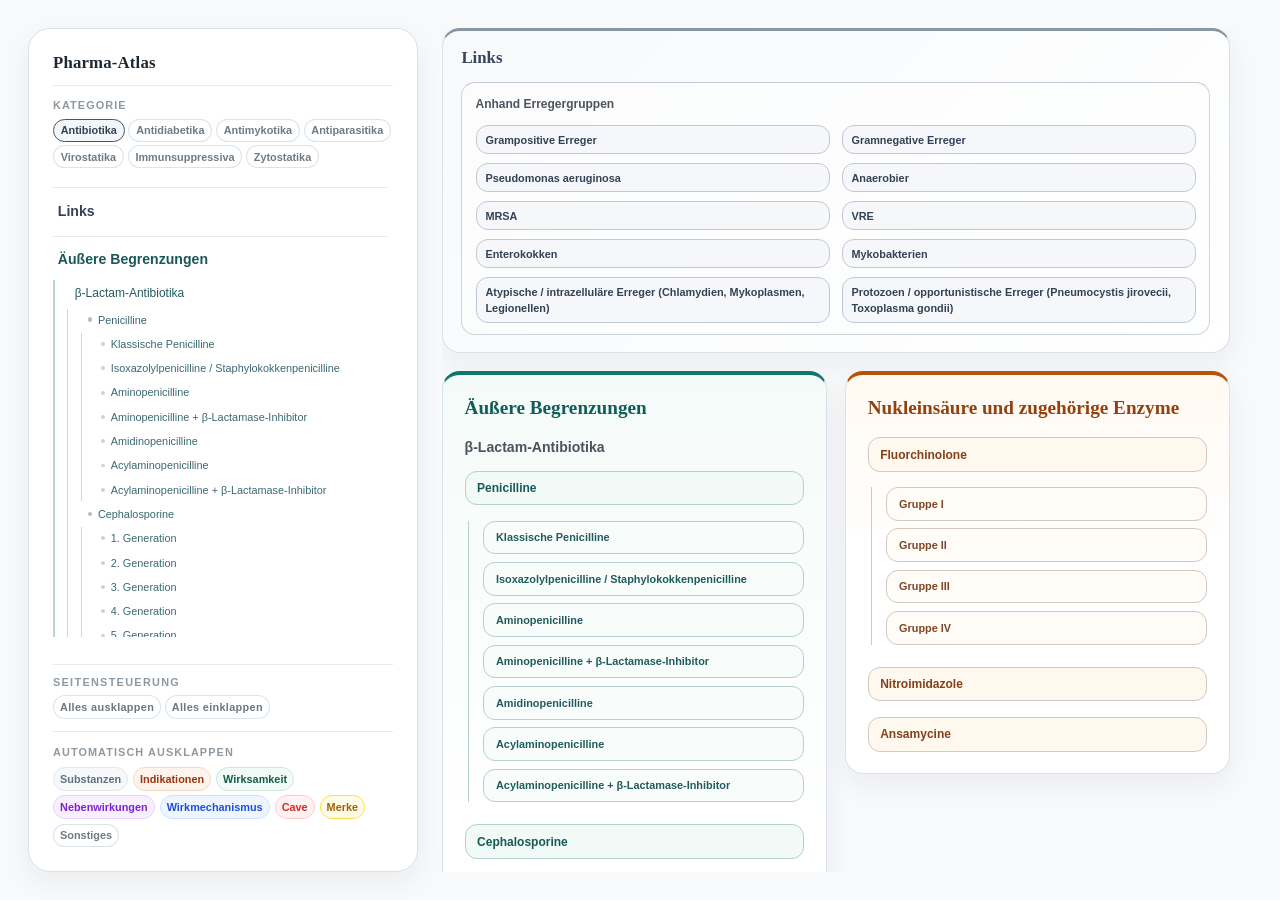
<file: docs/index.html>
<!doctype html>
<html lang="de">
    <head>
        <meta charset="UTF-8" />
        <meta name="viewport" content="width=device-width, initial-scale=1.0" />
        <title>Pharma-Atlas</title>
        <meta
            name="description"
            content="Lernübersicht zu Arzneimittelkategorien im Pharma-Atlas mit klar getrennten Datenquellen pro Kategorie."
        />
        <link rel="stylesheet" href="src/styles.css" />
    </head>
    <body>
        <div class="page-shell">
            <aside class="side-panel">
                <div class="side-panel__brand">
                    <h1>Pharma-Atlas</h1>
                    <p class="side-panel__intro"></p>
                </div>

                <div id="library-switcher"></div>

                <nav
                    class="page-nav"
                    id="page-nav"
                    aria-label="Seitennavigation"
                ></nav>

                <div id="page-nav-controls"></div>
            </aside>

            <main class="content" id="top">
                <section class="group-library" id="group-library"></section>
            </main>
        </div>

        <script src="src/data/shared.js"></script>
        
        <!-- Antibiotika -->
        <script src="src/data/categories/antibiotika/semanticTags.js"></script>
        <script src="src/data/categories/antibiotika/learning.js"></script>
        <!-- Antibiotika: Aeussere Begrenzungen entries -->
        <script src="src/data/categories/antibiotika/groups/aeussere-begrenzungen/entries/penicilline.js"></script>
        <script src="src/data/categories/antibiotika/groups/aeussere-begrenzungen/entries/cephalosporine.js"></script>
        <script src="src/data/categories/antibiotika/groups/aeussere-begrenzungen/entries/carbapeneme.js"></script>
        <script src="src/data/categories/antibiotika/groups/aeussere-begrenzungen/entries/glykopeptide.js"></script>
        <script src="src/data/categories/antibiotika/groups/aeussere-begrenzungen/entries/lipopeptide.js"></script>
        <script src="src/data/categories/antibiotika/groups/aeussere-begrenzungen/entries/epoxide.js"></script>
        <script src="src/data/categories/antibiotika/groups/aeussere-begrenzungen/_main.js"></script>
        <!-- Antibiotika: Nukleinsaeure entries -->
        <script src="src/data/categories/antibiotika/groups/nukleinsaeure-und-enzym/entries/fluorchinolone.js"></script>
        <script src="src/data/categories/antibiotika/groups/nukleinsaeure-und-enzym/entries/nitroimidazole.js"></script>
        <script src="src/data/categories/antibiotika/groups/nukleinsaeure-und-enzym/entries/ansamycine.js"></script>
        <script src="src/data/categories/antibiotika/groups/nukleinsaeure-und-enzym/_main.js"></script>
        <!-- Antibiotika: Bakterielle Ribosomen entries -->
        <script src="src/data/categories/antibiotika/groups/bakterielle-ribosomen/entries/makrolide.js"></script>
        <script src="src/data/categories/antibiotika/groups/bakterielle-ribosomen/entries/tetracycline.js"></script>
        <script src="src/data/categories/antibiotika/groups/bakterielle-ribosomen/entries/glycylcycline.js"></script>
        <script src="src/data/categories/antibiotika/groups/bakterielle-ribosomen/entries/aminoglykoside.js"></script>
        <script src="src/data/categories/antibiotika/groups/bakterielle-ribosomen/entries/lincosamide.js"></script>
        <script src="src/data/categories/antibiotika/groups/bakterielle-ribosomen/entries/oxazolidinone.js"></script>
        <script src="src/data/categories/antibiotika/groups/bakterielle-ribosomen/_main.js"></script>
        <!-- Antibiotika: Folsaeuremetabolismus entries -->
        <script src="src/data/categories/antibiotika/groups/folsaeuremetabolismus/entries/sulfonamide.js"></script>
        <script src="src/data/categories/antibiotika/groups/folsaeuremetabolismus/entries/trimethoprim.js"></script>
        <script src="src/data/categories/antibiotika/groups/folsaeuremetabolismus/entries/cotrimoxazol.js"></script>
        <script src="src/data/categories/antibiotika/groups/folsaeuremetabolismus/_main.js"></script>
        <script src="src/data/categories/antibiotika/index.js"></script>
        
        <!-- Antidiabetika -->
        <script src="src/data/categories/antidiabetika/semanticTags.js"></script>
        <script src="src/data/categories/antidiabetika/learning.js"></script>
        <script src="src/data/categories/antidiabetika/groups/nicht-insulin-antidiabetika/entries/biguanide.js"></script>
        <script src="src/data/categories/antidiabetika/groups/nicht-insulin-antidiabetika/entries/sulfonylharnstoffe.js"></script>
        <script src="src/data/categories/antidiabetika/groups/nicht-insulin-antidiabetika/entries/glinide.js"></script>
        <script src="src/data/categories/antidiabetika/groups/nicht-insulin-antidiabetika/entries/dpp4-hemmer.js"></script>
        <script src="src/data/categories/antidiabetika/groups/nicht-insulin-antidiabetika/entries/glp1-rezeptoragonisten.js"></script>
        <script src="src/data/categories/antidiabetika/groups/nicht-insulin-antidiabetika/entries/sglt2-hemmer.js"></script>
        <script src="src/data/categories/antidiabetika/groups/nicht-insulin-antidiabetika/entries/alpha-glukosidase-hemmer.js"></script>
        <script src="src/data/categories/antidiabetika/groups/nicht-insulin-antidiabetika/entries/glitazone.js"></script>
        <script src="src/data/categories/antidiabetika/groups/sensitivitaet/_main.js"></script>
        <script src="src/data/categories/antidiabetika/groups/hypoglykaemie/_main.js"></script>
        <script src="src/data/categories/antidiabetika/groups/abnehmen/_main.js"></script>
        <script src="src/data/categories/antidiabetika/groups/darm-und-urin/_main.js"></script>
        <script src="src/data/categories/antidiabetika/index.js"></script>

        <!-- Antimykotika -->
        <script src="src/data/categories/antimykotika/semanticTags.js"></script>
        <script src="src/data/categories/antimykotika/learning.js"></script>
        <script src="src/data/categories/antimykotika/groups/azol-antimykotika/entries/imidazole.js"></script>
        <script src="src/data/categories/antimykotika/groups/azol-antimykotika/entries/triazole.js"></script>
        <script src="src/data/categories/antimykotika/groups/azol-antimykotika/_main.js"></script>
        <script src="src/data/categories/antimykotika/groups/polyen-antimykotika/entries/polyen-antimykotika.js"></script>
        <script src="src/data/categories/antimykotika/groups/polyen-antimykotika/_main.js"></script>
        <script src="src/data/categories/antimykotika/groups/echinocandine/entries/echinocandine.js"></script>
        <script src="src/data/categories/antimykotika/groups/echinocandine/_main.js"></script>
        <script src="src/data/categories/antimykotika/groups/weitere-antimykotika/entries/hydroxypyridonderivate.js"></script>
        <script src="src/data/categories/antimykotika/groups/weitere-antimykotika/entries/allylamine.js"></script>
        <script src="src/data/categories/antimykotika/groups/weitere-antimykotika/_main.js"></script>
        <script src="src/data/categories/antimykotika/index.js"></script>
        
        <!-- Antiparasitika -->
        <script src="src/data/categories/antiparasitika/semanticTags.js"></script>
        <script src="src/data/categories/antiparasitika/learning.js"></script>
        <script src="src/data/categories/antiparasitika/groups/antiprotozoika/entries/malariatherapeutika.js"></script>
        <script src="src/data/categories/antiparasitika/groups/antiprotozoika/entries/antimykotika-bei-protozoen.js"></script>
        <script src="src/data/categories/antiparasitika/groups/antiprotozoika/entries/nitroimidazole-bei-protozoen.js"></script>
        <script src="src/data/categories/antiparasitika/groups/antiprotozoika/_main.js"></script>
        <script src="src/data/categories/antiparasitika/groups/anthelminthika/entries/calciumkanal-modulatoren.js"></script>
        <script src="src/data/categories/antiparasitika/groups/anthelminthika/entries/gabaar-aktivatoren.js"></script>
        <script src="src/data/categories/antiparasitika/groups/anthelminthika/entries/mikrotubuli-inhibitoren.js"></script>
        <script src="src/data/categories/antiparasitika/groups/anthelminthika/_main.js"></script>
        <script src="src/data/categories/antiparasitika/groups/ektoparasitizide/entries/natriumkanalaktivatoren.js"></script>
        <script src="src/data/categories/antiparasitika/groups/ektoparasitizide/entries/reduktoren-der-oberflaechenspannung.js"></script>
        <script src="src/data/categories/antiparasitika/groups/ektoparasitizide/_main.js"></script>
        <script src="src/data/categories/antiparasitika/index.js"></script>
        
        <!-- Virostatika -->
        <script src="src/data/categories/virostatika/semanticTags.js"></script>
        <script src="src/data/categories/virostatika/learning.js"></script>
        <script src="src/data/categories/virostatika/groups/herpesviridae/entries/dna-polymerase-inhibitoren.js"></script>
        <script src="src/data/categories/virostatika/groups/herpesviridae/entries/antisense-oligonukleotide.js"></script>
        <script src="src/data/categories/virostatika/groups/herpesviridae/_main.js"></script>
        <script src="src/data/categories/virostatika/groups/influenzaviren/entries/ionenkanalblocker.js"></script>
        <script src="src/data/categories/virostatika/groups/influenzaviren/entries/neuraminidase-hemmer.js"></script>
        <script src="src/data/categories/virostatika/groups/influenzaviren/_main.js"></script>
        <script src="src/data/categories/virostatika/groups/hiv-therapie/entries/nrti.js"></script>
        <script src="src/data/categories/virostatika/groups/hiv-therapie/entries/nnrti.js"></script>
        <script src="src/data/categories/virostatika/groups/hiv-therapie/entries/protease-inhibitoren.js"></script>
        <script src="src/data/categories/virostatika/groups/hiv-therapie/entries/integrase-inhibitoren.js"></script>
        <script src="src/data/categories/virostatika/groups/hiv-therapie/_main.js"></script>
        <script src="src/data/categories/virostatika/groups/hepatitis-b-und-c/entries/nukleotidanaloga.js"></script>
        <script src="src/data/categories/virostatika/groups/hepatitis-b-und-c/entries/nukleosidanaloga.js"></script>
        <script src="src/data/categories/virostatika/groups/hepatitis-b-und-c/entries/interferon-alpha.js"></script>
        <script src="src/data/categories/virostatika/groups/hepatitis-b-und-c/entries/ns3-protease-inhibitoren.js"></script>
        <script src="src/data/categories/virostatika/groups/hepatitis-b-und-c/entries/ns5a-inhibitoren.js"></script>
        <script src="src/data/categories/virostatika/groups/hepatitis-b-und-c/entries/ns5b-inhibitoren.js"></script>
        <script src="src/data/categories/virostatika/groups/hepatitis-b-und-c/entries/rna-polymerase-inhibitoren.js"></script>
        <script src="src/data/categories/virostatika/groups/hepatitis-b-und-c/_main.js"></script>
        <script src="src/data/categories/virostatika/index.js"></script>
        
        <!-- Immunsuppressiva -->
        <script src="src/data/categories/immunsuppressiva/semanticTags.js"></script>
        <script src="src/data/categories/immunsuppressiva/learning.js"></script>
        <!-- Immunsuppressiva: Zytostatische / zytotoxische entries -->
        <script src="src/data/categories/immunsuppressiva/groups/zytostatische-zytotoxische-immunsuppressiva/entries/antimetabolite-der-nukleotidsynthese.js"></script>
        <script src="src/data/categories/immunsuppressiva/groups/zytostatische-zytotoxische-immunsuppressiva/entries/pyrimidinsynthesehemmung.js"></script>
        <script src="src/data/categories/immunsuppressiva/groups/zytostatische-zytotoxische-immunsuppressiva/entries/alkylanzien.js"></script>
        <script src="src/data/categories/immunsuppressiva/groups/zytostatische-zytotoxische-immunsuppressiva/_main.js"></script>
        <!-- Immunsuppressiva: Aktivierungshemmende entries -->
        <script src="src/data/categories/immunsuppressiva/groups/aktivierungshemmende-immunsuppressiva/entries/calcineurin-inhibitoren.js"></script>
        <script src="src/data/categories/immunsuppressiva/groups/aktivierungshemmende-immunsuppressiva/entries/mtor-inhibitoren.js"></script>
        <script src="src/data/categories/immunsuppressiva/groups/aktivierungshemmende-immunsuppressiva/_main.js"></script>
        <!-- Immunsuppressiva: Leukozytenmigrations-Hemmer entries -->
        <script src="src/data/categories/immunsuppressiva/groups/leukozytenmigrations-hemmer/entries/s1p-rezeptor-modulatoren.js"></script>
        <script src="src/data/categories/immunsuppressiva/groups/leukozytenmigrations-hemmer/_main.js"></script>
        <!-- Immunsuppressiva: Glucocorticoide entries -->
        <script src="src/data/categories/immunsuppressiva/groups/glucocorticoide/entries/glucocorticoide.js"></script>
        <script src="src/data/categories/immunsuppressiva/groups/glucocorticoide/_main.js"></script>
        <!-- Immunsuppressiva: Biologicals entries -->
        <script src="src/data/categories/immunsuppressiva/groups/biologicals/entries/tnf-inhibitoren.js"></script>
        <script src="src/data/categories/immunsuppressiva/groups/biologicals/entries/il1-inhibitoren.js"></script>
        <script src="src/data/categories/immunsuppressiva/groups/biologicals/entries/il6-inhibitoren.js"></script>
        <script src="src/data/categories/immunsuppressiva/groups/biologicals/entries/weitere-il-inhibitoren.js"></script>
        <script src="src/data/categories/immunsuppressiva/groups/biologicals/entries/cd-gezielte-antikoerper.js"></script>
        <script src="src/data/categories/immunsuppressiva/groups/biologicals/entries/integrin-inhibitoren.js"></script>
        <script src="src/data/categories/immunsuppressiva/groups/biologicals/entries/ige-inhibitoren.js"></script>
        <script src="src/data/categories/immunsuppressiva/groups/biologicals/_main.js"></script>
        <!-- Immunsuppressiva: Pleiotrope Immunmodulatoren entries -->
        <script src="src/data/categories/immunsuppressiva/groups/immunmodulatoren/entries/leukotrien-und-prostaglandin-hemmer.js"></script>
        <script src="src/data/categories/immunsuppressiva/groups/immunmodulatoren/entries/diverse-niedermolekulare-immunmodulatoren.js"></script>
        <script src="src/data/categories/immunsuppressiva/groups/immunmodulatoren/entries/jak-inhibitoren.js"></script>
        <script src="src/data/categories/immunsuppressiva/groups/immunmodulatoren/_main.js"></script>
        <script src="src/data/categories/immunsuppressiva/index.js"></script>
        
        <!-- Zytostatika -->
        <script src="src/data/categories/zytostatika/semanticTags.js"></script>
        <script src="src/data/categories/zytostatika/learning.js"></script>
        <!-- Zytostatika: DNA-Cross-Linking entries -->
        <script src="src/data/categories/zytostatika/groups/dna-cross-linking/entries/alkylanzien.js"></script>
        <script src="src/data/categories/zytostatika/groups/dna-cross-linking/entries/platin-derivate.js"></script>
        <script src="src/data/categories/zytostatika/groups/dna-cross-linking/_main.js"></script>
        <!-- Zytostatika: Topoisomerase & Interkalatoren entries -->
        <script src="src/data/categories/zytostatika/groups/topoisomerase-und-interkalatoren/entries/anthracycline.js"></script>
        <script src="src/data/categories/zytostatika/groups/topoisomerase-und-interkalatoren/entries/topoisomerase-i.js"></script>
        <script src="src/data/categories/zytostatika/groups/topoisomerase-und-interkalatoren/entries/topoisomerase-ii.js"></script>
        <script src="src/data/categories/zytostatika/groups/topoisomerase-und-interkalatoren/_main.js"></script>
        <!-- Zytostatika: Mitosehemmstoffe entries -->
        <script src="src/data/categories/zytostatika/groups/mitosehemmstoffe/entries/vinca-alkaloide.js"></script>
        <script src="src/data/categories/zytostatika/groups/mitosehemmstoffe/entries/taxane.js"></script>
        <script src="src/data/categories/zytostatika/groups/mitosehemmstoffe/_main.js"></script>
        <!-- Zytostatika: Antimetabolite entries -->
        <script src="src/data/categories/zytostatika/groups/antimetabolite/entries/folsaeure-antagonisten.js"></script>
        <script src="src/data/categories/zytostatika/groups/antimetabolite/entries/pyrimidin-analoga.js"></script>
        <script src="src/data/categories/zytostatika/groups/antimetabolite/entries/purin-analoga.js"></script>
        <script src="src/data/categories/zytostatika/groups/antimetabolite/entries/ribonukleotidreduktase-hemmer.js"></script>
        <script src="src/data/categories/zytostatika/groups/antimetabolite/_main.js"></script>
        <!-- Zytostatika: Andere Zytostatika entries -->
        <script src="src/data/categories/zytostatika/groups/andere-zytostatika/entries/zytostatische-antibiotika.js"></script>
        <script src="src/data/categories/zytostatika/groups/andere-zytostatika/entries/enzyme.js"></script>
        <script src="src/data/categories/zytostatika/groups/andere-zytostatika/_main.js"></script>
        <script src="src/data/categories/zytostatika/index.js"></script>
        <script src="src/data/atlasCollection.js"></script>
        <script src="src/app.js"></script>
    </body>
</html>
</file>
<file: docs/src/styles.css>
:root {
  color-scheme: light;
  --bg: #f7f9fb;
  --surface: #ffffff;
  --surface-soft: #fbfaf7;
  --ink: #1f2933;
  --muted: #61707c;
  --line: #dbe2e8;
  --shadow: 0 10px 28px rgba(31, 41, 51, 0.06);
  --radius-xl: 22px;
  --radius-lg: 18px;
  --radius-md: 12px;
  --library-accent: #475569;
  --library-accent-soft: #eef2f7;
  --library-accent-strong: #334155;
  --nav-indent-step: 0.78rem;

  /* Typography Scale */
  --text-xs: 0.68rem;
  --text-sm: 0.75rem;
  --text-base: 0.82rem;
  --text-md: 0.88rem;
  --text-lg: 0.95rem;
  --text-xl: 1.05rem;
  --text-2xl: 1.25rem;
  --text-3xl: 1.5rem;
  --text-4xl: clamp(1.6rem, 2.35vw, 2.05rem);
  --text-5xl: clamp(1.22rem, 1.55vw, 1.42rem);
  --text-6xl: clamp(1.18rem, 1.5vw, 1.42rem);

  /* Font Weights */
  --font-normal: 400;
  --font-medium: 500;
  --font-semibold: 600;
  --font-bold: 700;
  --font-extrabold: 800;

  /* Line Heights */
  --leading-tight: 1.15;
  --leading-normal: 1.35;
  --leading-relaxed: 1.5;
}

*,
*::before,
*::after {
  box-sizing: border-box;
}

html {
  height: 100%;
  overflow: hidden;
  scroll-behavior: smooth;
}

body {
  margin: 0;
  min-height: 100vh;
  height: 100%;
  overflow: hidden;
  color: var(--ink);
  background: var(--bg);
  font-family: "Avenir Next", "Segoe UI", "Helvetica Neue", Arial, sans-serif;
  font-size: var(--text-base);
  line-height: var(--leading-relaxed);
  word-wrap: break-word;
  overflow-wrap: break-word;
}

a {
  color: inherit;
}

code {
  padding: 0.12rem 0.4rem;
  border-radius: 999px;
  background: rgba(22, 35, 42, 0.08);
  font-family: "SFMono-Regular", "Menlo", "Consolas", monospace;
  font-size: 0.9em;
}

.page-shell {
  display: grid;
  grid-template-columns: minmax(340px, 390px) minmax(0, 1fr);
  grid-template-rows: minmax(0, 1fr);
  align-items: stretch;
  gap: 1.5rem;
  width: 100%;
  min-width: 0;
  height: 100vh;
  max-width: none;
  padding: 1.75rem;
  overflow: hidden;
}

.side-panel,
.panel {
  border: 1px solid var(--line);
  border-radius: var(--radius-xl);
  background: var(--surface);
  box-shadow: var(--shadow);
}

.side-panel {
  align-self: stretch;
  display: grid;
  grid-template-rows: auto auto minmax(0, 1fr) auto;
  gap: 0;
  padding: 1.5rem;
  min-height: 0;
  overflow: hidden;
  --accent: var(--library-accent);
  --accent-soft: var(--library-accent-soft);
  --accent-strong: var(--library-accent-strong);
}

.side-panel__brand h1,
.overview-card h3,
.overgroup__header h2,
.content-section__header h3,
.reference-card h4,
.entry-card h4,
.variant-card h5,
.variant-card h6,
.substance-card__header h5 {
  margin: 0;
  font-family: "Charter", "Iowan Old Style", "Palatino Linotype", Georgia, serif;
  line-height: var(--leading-tight);
}

.heading-main {
  display: block;
}

.heading-meta {
  display: block;
  margin-top: 0.22rem;
  font-size: var(--text-sm);
  font-weight: var(--font-medium);
  color: var(--muted);
}

.side-panel__brand h1 {
  font-size: var(--text-xl);
  letter-spacing: 0.01em;
}

.side-panel__intro,
.overview-card p,
.content-section__header p,
.entry-card__header p,
.reference-card p,
.pearl-card p {
  color: var(--muted);
}

.eyebrow {
  margin: 0 0 0.45rem;
  letter-spacing: 0.12em;
  text-transform: uppercase;
  font-size: var(--text-xs);
  font-weight: var(--font-bold);
  color: rgba(22, 35, 42, 0.7);
}

.page-nav {
  display: grid;
  gap: 0.75rem;
  margin: 1.2rem 0;
  min-height: 0;
  align-content: start;
  align-items: start;
  overflow-y: auto;
  padding-right: 0.3rem;
}

#page-nav-controls {
  display: grid;
  align-content: start;
}

.library-switcher {
  display: grid;
  gap: 0.32rem;
  margin-top: 0.8rem;
  padding-top: 0.7rem;
  border-top: 1px solid rgba(219, 226, 232, 0.7);
}

.library-switcher__list {
  display: flex;
  flex-wrap: wrap;
  gap: 0.24rem;
}

.library-switcher__link {
  display: inline-flex;
  align-items: center;
  min-height: 1.4rem;
  padding: 0.14rem 0.42rem;
  border: 1px solid rgba(219, 226, 232, 0.95);
  border-radius: 999px;
  background: rgba(255, 255, 255, 0.92);
  color: rgba(97, 112, 124, 0.92);
  text-decoration: none;
  font-size: var(--text-xs);
  font-weight: var(--font-bold);
  transition: border-color 140ms ease, background-color 140ms ease, color 140ms ease;
}

.library-switcher__link:hover,
.library-switcher__link:focus-visible,
.library-switcher__link.is-active {
  border-color: var(--accent);
  background: color-mix(in srgb, var(--accent-soft) 72%, white 28%);
  color: var(--accent-strong);
}

.page-nav__group {
  align-self: start;
  padding-top: 0.65rem;
  border-top: 1px solid color-mix(in srgb, var(--accent-soft) 48%, var(--line));
}

.page-nav__top {
  display: block;
  padding: 0.18rem 0.3rem;
  border-radius: 10px;
  text-decoration: none;
  font-weight: var(--font-bold);
  color: color-mix(in srgb, var(--accent-strong) 72%, #334155 28%);
  transition: background-color 140ms ease, color 140ms ease;
}

.page-nav__top:hover,
.page-nav__top:focus-visible,
.page-nav__top.is-active {
  background: color-mix(in srgb, var(--accent-soft) 68%, white 32%);
  color: var(--accent-strong);
}

.page-nav__label {
  font-size: var(--text-md);
  line-height: var(--leading-normal);
}

.page-nav__subnav {
  display: grid;
  gap: 0.28rem;
  margin-top: 0.45rem;
  padding-left: var(--nav-indent-step);
  border-left: 2px solid color-mix(in srgb, var(--accent) 30%, white 70%);
}

.page-nav__subgroup {
  display: grid;
  gap: 0.18rem;
}

.page-nav__subgroup + .page-nav__subgroup {
  margin-top: 0.12rem;
}

.page-nav__subgroup--items-only {
  gap: 0;
}

.page-nav__subitems {
  display: grid;
  gap: 0.14rem;
  margin-left: 0;
  padding-left: var(--nav-indent-step);
  border-left: 1px solid color-mix(in srgb, var(--accent) 24%, white 76%);
}

.page-nav__subitems--standalone {
  margin-left: 0;
  padding-left: 0;
  border-left: none;
}

.page-nav__subitems--nested {
  margin-top: 0.14rem;
  margin-left: 0;
  padding-left: var(--nav-indent-step);
}

.page-nav__bucket-panel {
  display: grid;
  gap: 0.45rem;
  margin-top: 0.75rem;
  padding-top: 0.75rem;
  border-top: 1px solid rgba(219, 226, 232, 0.7);
}

.page-nav__bucket-panel--compact {
  gap: 0.28rem;
  margin-top: 0.5rem;
  padding-top: 0.55rem;
}

.page-nav__bucket-label {
  margin: 0;
  font-size: var(--text-xs);
  font-weight: var(--font-bold);
  letter-spacing: 0.1em;
  text-transform: uppercase;
  color: rgba(97, 112, 124, 0.72);
}

.page-nav__bucket-list {
  display: flex;
  flex-wrap: wrap;
  gap: 0.3rem;
}

.page-nav__global-actions {
  display: flex;
  flex-wrap: wrap;
  gap: 0.28rem;
}

.page-nav__bucket-panel--compact .page-nav__bucket-label {
  font-size: var(--text-xs);
  letter-spacing: 0.12em;
}

.page-nav__bucket-panel--compact .page-nav__global-actions {
  gap: 0.22rem;
}

.page-nav__bucket-panel--compact .header-action-button {
  padding: 0.18rem 0.38rem;
  font-size: var(--text-xs);
  letter-spacing: 0.03em;
  min-height: 1.35rem;
}

.page-nav__bucket {
  padding: 0.16rem 0.38rem;
  border: 1px solid rgba(219, 226, 232, 0.95);
  border-radius: 999px;
  background: rgba(255, 255, 255, 0.92);
  color: rgba(97, 112, 124, 0.92);
  font: inherit;
  font-size: var(--text-xs);
  font-weight: var(--font-semibold);
  cursor: pointer;
  transition: background-color 140ms ease, border-color 140ms ease, color 140ms ease;
  min-height: 1.3rem;
}

.page-nav__bucket[data-info-bucket="substances"] {
  border-color: #e2e8ee;
  background: #f6f8fa;
  color: #607180;
}

.page-nav__bucket[data-info-bucket="indications"] {
  border-color: #f0d9c6;
  background: #fff4eb;
  color: #9a3412;
}

.page-nav__bucket[data-info-bucket="effectiveness"] {
  border-color: #cce7db;
  background: #f1faf6;
  color: #165d42;
}

.page-nav__bucket[data-info-bucket="side-effects"] {
  border-color: #e6d2fb;
  background: #f8f0ff;
  color: #7e22ce;
}

.page-nav__bucket[data-info-bucket="mechanism"] {
  border-color: #cfe0ff;
  background: #eef5ff;
  color: #1d4ed8;
}

.page-nav__bucket[data-info-bucket="notes"],
.page-nav__bucket[data-info-bucket="remember"] {
  border-color: #fde047;
  background: #fefce8;
  color: #a16207;
}

.page-nav__bucket[data-info-bucket="cave"] {
  border-color: #fecaca;
  background: #fef2f2;
  color: #dc2626;
}

.page-nav__bucket[data-info-bucket="other"] {
  border-color: #e6ebf0;
  background: #fafbfd;
  color: #738291;
}

.page-nav__bucket:hover,
.page-nav__bucket:focus-visible,
.page-nav__bucket.is-active {
  box-shadow: inset 0 0 0 1px currentColor;
  filter: saturate(1.08);
}

.page-nav__bucket[data-info-bucket="substances"]:hover,
.page-nav__bucket[data-info-bucket="substances"]:focus-visible,
.page-nav__bucket[data-info-bucket="substances"].is-active {
  border-color: #a8b5c0;
}

.page-nav__bucket[data-info-bucket="indications"]:hover,
.page-nav__bucket[data-info-bucket="indications"]:focus-visible,
.page-nav__bucket[data-info-bucket="indications"].is-active {
  border-color: #b45309;
}

.page-nav__bucket[data-info-bucket="effectiveness"]:hover,
.page-nav__bucket[data-info-bucket="effectiveness"]:focus-visible,
.page-nav__bucket[data-info-bucket="effectiveness"].is-active {
  border-color: #1f7a57;
}

.page-nav__bucket[data-info-bucket="side-effects"]:hover,
.page-nav__bucket[data-info-bucket="side-effects"]:focus-visible,
.page-nav__bucket[data-info-bucket="side-effects"].is-active {
  border-color: #9333ea;
}

.page-nav__bucket[data-info-bucket="mechanism"]:hover,
.page-nav__bucket[data-info-bucket="mechanism"]:focus-visible,
.page-nav__bucket[data-info-bucket="mechanism"].is-active {
  border-color: #2563eb;
}

.page-nav__bucket[data-info-bucket="notes"]:hover,
.page-nav__bucket[data-info-bucket="notes"]:focus-visible,
.page-nav__bucket[data-info-bucket="notes"].is-active,
.page-nav__bucket[data-info-bucket="remember"]:hover,
.page-nav__bucket[data-info-bucket="remember"]:focus-visible,
.page-nav__bucket[data-info-bucket="remember"].is-active {
  border-color: #eab308;
}

.page-nav__bucket[data-info-bucket="cave"]:hover,
.page-nav__bucket[data-info-bucket="cave"]:focus-visible,
.page-nav__bucket[data-info-bucket="cave"].is-active {
  border-color: #dc2626;
}

.page-nav__bucket[data-info-bucket="other"]:hover,
.page-nav__bucket[data-info-bucket="other"]:focus-visible,
.page-nav__bucket[data-info-bucket="other"].is-active {
  border-color: #9aa7b2;
}

.page-nav__sub-link {
  display: block;
  padding: 0.24rem 0.45rem;
  border-radius: 10px;
  text-decoration: none;
  color: color-mix(in srgb, var(--accent-strong) 64%, #475569 36%);
  transition: background-color 140ms ease, color 140ms ease;
  font-size: var(--text-sm);
}

.page-nav__sub-link:hover,
.page-nav__sub-link:focus-visible,
.page-nav__sub-link.is-active {
  background: color-mix(in srgb, var(--accent-soft) 55%, white 45%);
  color: var(--accent-strong);
}

.page-nav__sub-link--entry {
  display: grid;
  grid-template-columns: auto minmax(0, 1fr);
  align-items: center;
  gap: 0.36rem;
  padding: 0.18rem 0.42rem;
  font-size: var(--text-xs);
  color: color-mix(in srgb, var(--accent-strong) 58%, #64748b 42%);
}

.page-nav__sub-link--entry::before {
  content: "";
  width: 0.28rem;
  height: 0.28rem;
  border-radius: 999px;
  background: currentColor;
  opacity: 0.4;
}

.page-nav__sub-link--nested {
  font-size: var(--text-xs);
  color: color-mix(in srgb, var(--accent-strong) 50%, #64748b 50%);
}

.page-nav__sub-link--nested::before {
  width: 0.24rem;
  height: 0.24rem;
  opacity: 0.28;
}

.content {
  display: grid;
  gap: 1.5rem;
  align-self: stretch;
  justify-self: stretch;
  width: 100%;
  min-width: 0;
  min-height: 0;
  overflow-y: auto;
  overflow-x: hidden;
  overscroll-behavior: contain;
  scrollbar-gutter: stable;
  padding-right: 0.45rem;
  align-content: start;
}

.overgroup {
  padding: 1.65rem;
}

.overgroup {
  --accent: var(--library-accent);
  --accent-soft: var(--library-accent-soft);
  --accent-strong: var(--library-accent-strong);
}

.header-action-button {
  flex: 0 0 auto;
  padding: 0.38rem 0.62rem;
  border: 1px solid rgba(219, 226, 232, 0.95);
  border-radius: 999px;
  background: rgba(255, 255, 255, 0.86);
  color: rgba(97, 112, 124, 0.95);
  font: inherit;
  font-size: var(--text-xs);
  font-weight: var(--font-bold);
  letter-spacing: 0.04em;
  cursor: pointer;
}

.header-action-button:hover,
.header-action-button:focus-visible {
  border-color: rgba(97, 112, 124, 0.45);
}

.reference-grid,
.pearl-grid,
.entry-grid {
  display: grid;
  min-width: 0;
  gap: 0.9rem;
  align-items: start;
}

.reference-grid {
  grid-template-columns: repeat(auto-fit, minmax(260px, 1fr));
  min-width: 0;
}

.pearl-grid {
  grid-template-columns: repeat(auto-fit, minmax(220px, 1fr));
  min-width: 0;
}

.reference-card,
.pearl-card,
.overview-card,
.content-section,
.entry-card,
.variant-card {
  display: grid;
  min-width: 0;
  border: 1px solid var(--line);
  border-radius: var(--radius-lg);
  background: var(--surface);
  align-self: start;
  align-content: start;
  transition:
    box-shadow 160ms ease,
    opacity 160ms ease,
    border-color 160ms ease;
}

.reference-card {
  gap: 0.8rem;
  padding: 1.1rem;
}

.reference-card--empty {
  align-items: center;
  min-height: 12rem;
  border-style: dashed;
  background: linear-gradient(180deg, #f9fafb, #ffffff);
}

.reference-card__header {
  width: 100%;
}

.reference-card__toggle {
  align-items: flex-start;
}

.reference-card__heading-copy {
  display: grid;
  gap: 0.8rem;
  min-width: 0;
}

.reference-card__body {
  display: grid;
  gap: 0.8rem;
}

.pearl-card {
  gap: 0.85rem;
  padding: 1.1rem;
  background: linear-gradient(180deg, #f1f5f9, #ffffff);
  border-color: #d7e0e7;
}

.reference-card h4 {
  font-size: var(--text-2xl);
  color: var(--accent-strong);
}

.group-library {
  display: grid;
  gap: 3rem;
  justify-self: stretch;
  width: 100%;
  min-width: 0;
  min-height: min-content;
  padding-bottom: 0.2rem;
  align-content: start;
  align-items: start;
}

.category-overview {
  display: grid;
  grid-template-columns: repeat(auto-fit, minmax(300px, 1fr));
  min-width: 0;
  gap: 1.15rem;
  justify-self: stretch;
  width: 100%;
  justify-items: stretch;
  align-items: stretch;
}

@media (min-width: 1320px) {
  /* 1-5 items: single row with equal columns */
  .category-overview:has(> .overview-card:nth-child(1):last-child) {
    grid-template-columns: repeat(1, minmax(0, 1fr));
  }
  .category-overview:has(> .overview-card:nth-child(2):last-child) {
    grid-template-columns: repeat(2, minmax(0, 1fr));
  }
  .category-overview:has(> .overview-card:nth-child(3):last-child) {
    grid-template-columns: repeat(3, minmax(0, 1fr));
  }
  .category-overview:has(> .overview-card:nth-child(4):last-child) {
    grid-template-columns: repeat(4, minmax(0, 1fr));
  }
  .category-overview:has(> .overview-card:nth-child(5):last-child) {
    grid-template-columns: repeat(5, minmax(0, 1fr));
  }
  
  /* 6+ items: two rows of 3 */
  .category-overview:has(> .overview-card:nth-child(6)) {
    grid-template-columns: repeat(3, minmax(0, 1fr));
  }
}

.overview-card {
  --accent: var(--overview-accent, var(--library-accent));
  --accent-soft: var(--overview-accent-soft, var(--library-accent-soft));
  --accent-strong: var(--overview-accent-strong, var(--library-accent-strong));
  gap: 1.15rem;
  padding: 1.35rem;
  border-top: 4px solid var(--accent);
  background:
    linear-gradient(180deg, color-mix(in srgb, var(--accent-soft) 48%, white 52%), #ffffff 42%);
}

.overview-card--links {
  grid-column: 1 / -1;
  gap: 0.95rem;
  padding: 1.05rem 1.15rem;
  border-top-width: 3px;
  border-top-color: color-mix(in srgb, var(--accent) 54%, var(--line));
  background:
    linear-gradient(
      135deg,
      color-mix(in srgb, var(--accent-soft) 46%, white 54%),
      color-mix(in srgb, var(--accent-soft) 18%, white 82%) 58%,
      #ffffff
    );
}

.overview-card__header,
.overview-card__sections {
  display: grid;
  gap: 0.85rem;
}

.overview-card--links .overview-card__header {
  gap: 0.28rem;
}

.overview-card__eyebrow {
  margin: 0;
  font-size: var(--text-xs);
  font-weight: var(--font-extrabold);
  letter-spacing: 0.16em;
  text-transform: uppercase;
  color: color-mix(in srgb, var(--accent-strong) 58%, #64748b 42%);
}

.overview-card__title-link,
.overview-card__section-link {
  text-decoration: none;
}

.overview-card__title-link h3 {
  color: var(--accent-strong);
  font-size: var(--text-6xl);
}

.overview-card--links .overview-card__title-link h3 {
  font-size: var(--text-xl);
  color: color-mix(in srgb, var(--accent-strong) 78%, #475569 22%);
}

.overview-card--links .overview-card__sections {
  grid-template-columns: 1fr;
  gap: 0.7rem 0.85rem;
  align-items: start;
}

.overview-card__section {
  display: grid;
  gap: 0.78rem;
  padding-top: 0.85rem;
  border-top: 1px solid color-mix(in srgb, var(--accent-soft) 45%, var(--line));
}

.overview-card--links .overview-card__section {
  min-height: 100%;
  padding: 0.72rem 0.82rem;
  border-top: none;
  border: 1px solid color-mix(in srgb, var(--accent) 10%, var(--line));
  border-radius: 14px;
  background: rgba(255, 255, 255, 0.56);
}

.overview-card__section:first-child {
  padding-top: 0;
  border-top: none;
}

.overview-card--links .overview-card__section:first-child {
  padding: 0.72rem 0.82rem;
  border-top: 1px solid color-mix(in srgb, var(--accent) 16%, var(--line));
}

.overview-card--links .overview-card__section-link {
  font-size: var(--text-sm);
}

.overview-card__section-link {
  font-size: var(--text-md);
  font-weight: var(--font-bold);
  color: rgba(31, 41, 51, 0.8);
}

.overview-card__section-link:hover,
.overview-card__section-link:focus-visible,
.overview-card__title-link:hover h3,
.overview-card__title-link:focus-visible h3 {
  color: var(--accent-strong);
}

.overview-card__empty {
  margin: 0;
  padding: 0.85rem 1rem;
  border: 1px dashed color-mix(in srgb, var(--accent) 24%, var(--line));
  border-radius: var(--radius-md);
  background: rgba(255, 255, 255, 0.75);
}

.overview-pill-list {
  display: grid;
  gap: 1rem;
}

.overview-pill-entry {
  display: grid;
  gap: 0.4rem;
}

.overview-pill-entry:has(.overview-pill-list--nested) {
  padding-bottom: 0.38rem;
}

.overview-pill-list--nested {
  gap: 0.48rem;
  margin-top: 0.55rem;
  margin-left: 0.22rem;
  padding-left: 0.88rem;
  border-left: 1px solid color-mix(in srgb, var(--accent) 18%, var(--line));
}

.overview-card--links .overview-card__section > .overview-pill-list {
  grid-template-columns: repeat(2, minmax(0, 1fr));
  gap: 0.55rem 0.7rem;
}

.overgroup__sections > *,
.entry-grid > *,
.reference-grid > *,
.variant-stack > *,
.overview-pill-list > * {
  align-self: start;
}

.overview-pill {
  display: block;
  width: 100%;
  min-height: 0;
  padding: 0.45rem 0.72rem;
  border: 1px solid color-mix(in srgb, var(--accent) 18%, var(--line));
  border-radius: var(--radius-md);
  background: color-mix(in srgb, var(--accent-soft) 60%, white 40%);
  color: color-mix(in srgb, var(--accent-strong) 84%, #334155 16%);
  text-decoration: none;
  font-size: var(--text-sm);
  font-weight: var(--font-bold);
  line-height: var(--leading-tight)5;
  text-align: left;
  transition: border-color 140ms ease, background-color 140ms ease, color 140ms ease;
}

.overview-card--links .overview-pill {
  padding: 0.34rem 0.56rem;
  font-size: var(--text-xs);
  font-weight: var(--font-semibold);
}

.overview-pill--nested {
  padding: 0.48rem 0.74rem;
  font-size: var(--text-xs);
  font-weight: var(--font-semibold);
  background: color-mix(in srgb, var(--accent-soft) 34%, white 66%);
  color: color-mix(in srgb, var(--accent-strong) 72%, #475569 28%);
}

.overview-pill:hover,
.overview-pill:focus-visible {
  border-color: color-mix(in srgb, var(--accent) 44%, var(--line));
  background: color-mix(in srgb, var(--accent-soft) 74%, white 26%);
}

.overgroup {
  display: grid;
  gap: 1.8rem;
  min-width: 0;
  align-self: start;
  align-content: start;
}

.overgroup {
  border-left: 4px solid var(--accent);
  background:
    linear-gradient(180deg, rgba(255, 255, 255, 0.98), var(--surface) 44%);
}

.overgroup__content {
  display: grid;
  gap: 1.8rem;
  min-width: 0;
  align-content: start;
}

.overgroup__header {
  display: grid;
  gap: 0.55rem;
  padding-bottom: 0.25rem;
  border-bottom: 1px solid color-mix(in srgb, var(--accent-soft) 45%, var(--line));
}

.overgroup__header h2 {
  margin: 0;
  color: var(--accent-strong);
  font-size: var(--text-4xl);
  font-weight: var(--font-extrabold);
  line-height: var(--leading-tight);
}

.overgroup__header p {
  margin: 0;
  max-width: 60rem;
  color: var(--muted);
}

.content-section__heading {
  display: flex;
  align-items: flex-start;
  justify-content: space-between;
  gap: 1rem;
}

.content-section__heading-copy {
  min-width: 0;
  max-width: 48rem;
}

.content-section__header p,
.entry-card__header p {
  margin: 0;
  font-size: var(--text-sm);
  line-height: 1.4;
  color: color-mix(in srgb, var(--muted) 82%, white 18%);
}

.overgroup__sections {
  display: grid;
  grid-template-columns: repeat(auto-fit, minmax(360px, 1fr));
  min-width: 0;
  gap: 1.9rem;
  align-items: start;
  align-content: start;
}

.collapse-toggle {
  display: flex;
  align-items: flex-start;
  justify-content: space-between;
  gap: 1rem;
  width: calc(100% + 0.9rem);
  margin: -0.28rem -0.45rem;
  padding: 0.28rem 0.45rem;
  border: none;
  border-radius: 14px;
  background: transparent;
  color: inherit;
  font: inherit;
  cursor: pointer;
  text-align: left;
  transition: background-color 140ms ease, box-shadow 140ms ease;
}

.collapse-toggle:hover,
.collapse-toggle:focus-visible {
  background: transparent;
  box-shadow: none;
}

.collapse-toggle__icon {
  flex: 0 0 auto;
  margin-top: 0.25rem;
  width: 0.55rem;
  height: 0.55rem;
  border-right: 2px solid rgba(97, 112, 124, 0.9);
  border-bottom: 2px solid rgba(97, 112, 124, 0.9);
  transform: rotate(-45deg);
  transition: transform 140ms ease, border-color 140ms ease;
}

.collapse-toggle:hover .collapse-toggle__icon,
.collapse-toggle:focus-visible .collapse-toggle__icon {
  border-color: var(--accent-strong);
}

[data-collapsible][data-collapsed="false"] > .content-section__header .collapse-toggle__icon,
[data-collapsible][data-collapsed="false"] > .reference-card__header .collapse-toggle__icon,
[data-collapsible][data-collapsed="false"] > .entry-card__header .collapse-toggle__icon,
[data-collapsible][data-collapsed="false"] > .variant-card__header .collapse-toggle__icon,
[data-collapsible][data-collapsed="false"] > .substance-card__header .collapse-toggle__icon,
[data-collapsible][data-collapsed="false"] > .info-block__header .collapse-toggle__icon {
  transform: rotate(45deg);
}

[data-collapsible="overgroup"][data-collapsed="true"] .overgroup__content,
[data-collapsible="section"][data-collapsed="true"] .content-section__body,
[data-collapsible="reference"][data-collapsed="true"] .reference-card__body,
[data-collapsible="entry"][data-collapsed="true"] .entry-card__body,
[data-collapsible="variant"][data-collapsed="true"] .variant-card__body,
[data-collapsible="substance"][data-collapsed="true"] .substance-card__body,
[data-collapsible="info-block"][data-collapsed="true"] .info-block__body {
  display: none;
}

[data-collapsible="section"][data-collapsed="true"] .content-section__header {
  margin-bottom: 0;
  padding-bottom: 0;
  border-bottom: none;
}

[data-collapsible="entry"][data-collapsed="true"] .entry-card__header {
  padding-bottom: 0.9rem;
}

[data-collapsible="variant"][data-collapsed="true"] .variant-card__header {
  padding-bottom: 0;
  border-bottom: none;
}

[data-collapsible="substance"][data-collapsed="true"] .substance-card__header {
  padding-bottom: 0;
  border-bottom: none;
}

[data-collapsible="reference"][data-collapsed="true"] .reference-card__header {
  margin-bottom: 0;
}

[data-collapsible][data-collapsed="true"] {
  cursor: pointer;
  transition: border-color 140ms ease, background-color 140ms ease, box-shadow 140ms ease;
}

[data-collapsible="section"][data-collapsed="true"],
[data-collapsible="entry"][data-collapsed="true"] {
  opacity: 0.62;
}

[data-collapsible="section"][data-collapsed="false"],
[data-collapsible="entry"][data-collapsed="false"] {
  opacity: 1;
  border-color: color-mix(in srgb, var(--accent) 28%, var(--line));
  box-shadow:
    inset 0 1px 0 rgba(255, 255, 255, 0.7),
    0 14px 28px rgba(31, 41, 51, 0.06);
}

[data-collapsible][data-collapsed="true"]:hover,
[data-collapsible][data-collapsed="true"]:focus-within {
  border-color: color-mix(in srgb, var(--accent) 36%, var(--line));
  box-shadow: 0 8px 18px rgba(31, 41, 51, 0.05);
}

[data-collapsible="section"][data-collapsed="true"]:hover,
[data-collapsible="section"][data-collapsed="true"]:focus-within,
[data-collapsible="entry"][data-collapsed="true"]:hover,
[data-collapsible="entry"][data-collapsed="true"]:focus-within {
  opacity: 0.76;
}

[data-collapsible][data-collapsed="true"]:hover .collapse-toggle__icon,
[data-collapsible][data-collapsed="true"]:focus-within .collapse-toggle__icon {
  border-color: var(--accent-strong);
}

[data-collapsible][data-collapsed="true"]:hover > .content-section__header,
[data-collapsible][data-collapsed="true"]:hover > .reference-card__header,
[data-collapsible][data-collapsed="true"]:hover > .entry-card__header,
[data-collapsible][data-collapsed="true"]:hover > .variant-card__header,
[data-collapsible][data-collapsed="true"]:hover > .substance-card__header,
[data-collapsible][data-collapsed="true"]:hover > .info-block__header,
[data-collapsible][data-collapsed="true"]:focus-within > .content-section__header,
[data-collapsible][data-collapsed="true"]:focus-within > .reference-card__header,
[data-collapsible][data-collapsed="true"]:focus-within > .entry-card__header,
[data-collapsible][data-collapsed="true"]:focus-within > .variant-card__header,
[data-collapsible][data-collapsed="true"]:focus-within > .substance-card__header,
[data-collapsible][data-collapsed="true"]:focus-within > .info-block__header {
  color: inherit;
}

.collapse-toggle:focus-visible {
  outline: 2px solid color-mix(in srgb, var(--accent) 40%, white 60%);
  outline-offset: 6px;
  border-radius: 10px;
}

.section-links {
  display: flex;
  flex-wrap: wrap;
  gap: 0.55rem;
  margin: 1rem 0 1.25rem;
}

.section-link {
  display: inline-flex;
  align-items: center;
  min-height: 2.1rem;
  padding: 0.35rem 0.8rem;
  border-radius: 999px;
  background: var(--accent-soft);
  color: var(--accent-strong);
  text-decoration: none;
  font-size: var(--text-base);
  font-weight: var(--font-bold);
}

.section-link:hover,
.section-link:focus-visible {
  background: var(--accent-strong);
  color: #ffffff;
}

.content-section {
  padding: 1.45rem;
  background: linear-gradient(180deg, #fcfdfd, #ffffff 34%);
  border-top: 6px solid var(--accent-soft);
  box-shadow:
    inset 0 1px 0 rgba(255, 255, 255, 0.7),
    0 12px 26px rgba(31, 41, 51, 0.035);
}

.content-section--bare {
  padding: 0;
  border: none;
  background: transparent;
  box-shadow: none;
}

.content-section--wide {
  grid-column: 1 / -1;
}

.content-section__header {
  width: 100%;
  margin-bottom: 1.25rem;
  padding-bottom: 1rem;
  border-bottom: 1px solid var(--line);
}

.content-section__header h3,
.entry-card__header h4,
.variant-card h5,
.variant-card h6 {
  color: var(--accent-strong);
}

.content-section__header h3 {
  font-size: var(--text-5xl);
  font-weight: var(--font-extrabold);
  line-height: var(--leading-tight);
}

.entry-card__header h4 {
  font-size: var(--text-2xl);
  font-weight: var(--font-bold);
  line-height: var(--leading-tight);
}

.variant-card h5 {
  font-size: var(--text-lg);
  font-weight: var(--font-semibold);
  line-height: var(--leading-tight);
}

.variant-card h6 {
  font-size: var(--text-base);
  font-weight: var(--font-semibold);
  line-height: var(--leading-tight);
}

.semantic-tags {
  display: flex;
  flex-wrap: wrap;
  gap: 0.4rem;
  align-items: flex-start;
  align-self: start;
  width: fit-content;
  max-width: 100%;
}

.semantic-tag {
  display: inline-flex;
  align-items: center;
  flex: 0 0 auto;
  min-height: 1.5rem;
  padding: 0.12rem 0.48rem;
  border-radius: 999px;
  font-size: var(--text-xs);
  font-weight: var(--font-bold);
  letter-spacing: 0.04em;
  text-transform: uppercase;
}

.entry-grid {
  --entry-min-width: 320px;
  display: grid;
  grid-template-columns: repeat(auto-fit, minmax(var(--entry-min-width), 1fr));
  min-width: 0;
  gap: 1.15rem;
  align-items: start;
}

.entry-card {
  display: grid;
  grid-column: 1 / -1;
  gap: 1rem;
  padding: 1.15rem;
  background: var(--surface);
  box-shadow: 0 8px 20px rgba(31, 41, 51, 0.04);
  align-self: start;
  height: auto;
}

.entry-card__heading {
  display: flex;
  align-items: flex-start;
  justify-content: space-between;
  gap: 0.8rem;
}

.entry-card__heading-copy {
  min-width: 0;
}

.entry-card__body {
  display: grid;
  gap: 1rem;
  align-content: start;
}

.entry-card--inline {
  grid-column: auto;
  gap: 0.9rem;
  padding: 0;
  border: none;
  background: transparent;
  box-shadow: none;
}

.entry-card__inline-copy {
  margin: 0;
  color: var(--muted);
}

.content .reference-card:hover,
.content .reference-card:focus-within,
.content .pearl-card:hover,
.content .pearl-card:focus-within,
.content .entry-card:hover,
.content .entry-card:focus-within,
.content .substance-card:hover,
.content .substance-card:focus-within,
.content .variant-card:hover,
.content .variant-card:focus-within {
  opacity: 1;
  border-color: color-mix(in srgb, var(--accent) 32%, var(--line));
}

.entry-card__header {
  display: grid;
  gap: 0.5rem;
  padding: 0 0 0.95rem;
  border-bottom: 1px solid color-mix(in srgb, var(--accent-soft) 52%, var(--line));
}

.entry-card__eyebrow {
  margin: 0;
  display: block;
  font-size: var(--text-xs);
  font-weight: var(--font-semibold);
  letter-spacing: 0.1em;
  text-transform: uppercase;
  color: color-mix(in srgb, var(--accent-strong) 48%, #64748b 52%);
}

.entry-card__header .entry-card__eyebrow {
  line-height: 1.1;
}

.entry-card__header p {
  max-width: 36rem;
}

.overview-card,
.reference-card,
.pearl-card,
.content-section,
.variant-card {
  height: auto;
}

.variant-stack {
  display: grid;
  gap: 1rem;
  min-width: 0;
  align-items: start;
}

.variant-stack--balanced {
  grid-template-columns: repeat(var(--variant-columns, 1), minmax(0, 1fr));
  min-width: 0;
}

.variant-stack--nested {
  gap: 0.75rem;
  margin-top: 0.75rem;
}

.variant-stack--nested .variant-card {
  padding: 0.75rem;
  background: rgba(255, 255, 255, 0.7);
  border: 1px solid var(--line);
  border-radius: var(--radius-md);
}

.variant-card {
  padding: 1rem;
  background: linear-gradient(180deg, var(--surface-soft), #ffffff);
}

.variant-card__header {
  display: grid;
  gap: 0.5rem;
  padding-bottom: 0.75rem;
  border-bottom: 1px solid color-mix(in srgb, var(--accent-soft) 38%, var(--line));
}

.variant-card__heading {
  display: flex;
  align-items: flex-start;
  justify-content: space-between;
  gap: 0.8rem;
}

.variant-card__heading-copy {
  min-width: 0;
}

.variant-card__body {
  display: grid;
  gap: 0.8rem;
  padding-top: 0.8rem;
}

.variant-card h5 {
  margin-bottom: 0;
}

.info-block {
  padding: 0.9rem 1rem 1rem;
  border-radius: var(--radius-md);
  border: 1px solid var(--line);
}

.info-block + .info-block {
  margin-top: 0.7rem;
}

.info-block__header {
  margin-bottom: 0.2rem;
}

.info-block__toggle {
  align-items: center;
}

.info-block__heading-copy {
  min-width: 0;
}

.info-block__body {
  display: grid;
  gap: 0.9rem;
  padding-top: 0.4rem;
}

.info-block--positive {
  --fact-accent: #1f7a57;
  background: #f1faf6;
  border-color: #cce7db;
}

.info-block--note {
  --fact-accent: #b7791f;
  background: #fff8ec;
  border-color: #eeddb5;
}

.info-block--warning {
  --fact-accent: #c53030;
  background: #fff2f2;
  border-color: #efc8c8;
}

.info-block--cave {
  --fact-accent: #dc2626;
  background: #fef2f2;
  border-color: #fecaca;
}

.info-block--other {
  --fact-accent: #c7d1d9;
  background: #fafbfd;
  border-color: #e6ebf0;
}

.info-block--substances {
  --fact-accent: #a8b5c0;
  background: #f6f8fa;
  border-color: #e2e8ee;
}

.info-block--indications {
  --fact-accent: #b45309;
  background: #fff4eb;
  border-color: #f0d9c6;
}

.info-block--side-effects {
  --fact-accent: #9333ea;
  background: #f8f0ff;
  border-color: #e6d2fb;
}

.info-block--mechanism {
  --fact-accent: #2563eb;
  background: #eef5ff;
  border-color: #cfe0ff;
}

.info-block--positive .info-block__title {
  color: #165d42;
}

.info-block--note .info-block__title {
  color: #9a670f;
}

.info-block--warning .info-block__title {
  color: #a61b1b;
}

.info-block--cave .info-block__title {
  color: #dc2626;
}

.info-block--other .info-block__title {
  color: #738291;
  background: rgba(255, 255, 255, 0.84);
}

.info-block--substances .info-block__title {
  color: #607180;
  background: rgba(255, 255, 255, 0.82);
}

.info-block--indications .info-block__title {
  color: #9a3412;
}

.info-block--side-effects .info-block__title {
  color: #7e22ce;
}

.info-block--mechanism .info-block__title {
  color: #1d4ed8;
}

.info-block__title {
  display: inline-flex;
  align-items: center;
  margin: 0;
  padding: 0.22rem 0.6rem;
  border-radius: 999px;
  background: rgba(255, 255, 255, 0.88);
  font-size: var(--text-sm);
  font-weight: var(--font-extrabold);
  letter-spacing: 0.1em;
  text-transform: uppercase;
}

.reference-empty-state {
  margin: 0;
  color: var(--muted);
  text-align: center;
}

.info-subsection {
  display: grid;
  gap: 0.75rem;
  padding: 0.9rem;
  border-radius: 12px;
  border: 1px solid rgba(197, 48, 48, 0.22);
  background: rgba(255, 255, 255, 0.7);
}

.info-subsection--warning {
  background: #fff6f6;
  border-color: #efc8c8;
}

.info-subsection--warning .fact-row {
  border-left: 4px solid #c53030;
  border-right: 4px solid #c53030;
  background: #fffdfd;
}

.info-subsection--warning .semantic-tag--grampositive,
.info-subsection--warning .semantic-tag--gramnegative,
.info-subsection--warning .semantic-tag--aerobic,
.info-subsection--warning .semantic-tag--anaerobic,
.info-subsection--warning .semantic-tag--atypical,
.info-subsection--warning .semantic-tag--intracellular,
.info-subsection--warning .semantic-tag--pseudomonas,
.info-subsection--warning .semantic-tag--mrsa,
.info-subsection--warning .semantic-tag--vre,
.info-subsection--warning .semantic-tag--enterococci,
.info-subsection--warning .semantic-tag--mycobacteria,
.info-subsection--warning .semantic-tag--protozoa {
  filter: saturate(0.75);
}

.info-subsection__header {
  display: grid;
  gap: 0.22rem;
}

.info-subsection__title {
  margin: 0;
  font-size: var(--text-sm);
  font-weight: var(--font-extrabold);
  letter-spacing: 0.1em;
  text-transform: uppercase;
  color: #a61b1b;
}

.info-subsection__description {
  margin: 0;
  font-size: var(--text-sm);
  color: #b45353;
}

.substance-list {
  margin: 0;
  padding-left: 1.15rem;
  display: grid;
  gap: 0.38rem;
}

.substance-list__item {
  color: #5a6772;
  font-size: var(--text-base);
  line-height: var(--leading-normal)5;
}

.substance-card-list {
  display: grid;
  gap: 0.8rem;
}

.substance-card {
  padding: 0.95rem 1rem 1rem;
  border: 1px solid #d5dee6;
  border-radius: 14px;
  background: rgba(255, 255, 255, 0.88);
}

.substance-card__header {
  display: grid;
  gap: 0.5rem;
  padding-bottom: 0.75rem;
  border-bottom: 1px solid rgba(168, 181, 192, 0.38);
}

.substance-card__heading {
  display: flex;
  align-items: flex-start;
  justify-content: space-between;
  gap: 0.8rem;
}

.substance-card__heading-copy {
  min-width: 0;
}

.substance-card__header h5 {
  margin: 0;
  font-size: var(--text-lg);
  font-weight: var(--font-semibold);
  line-height: var(--leading-tight);
  color: #43515d;
}

.substance-card__body {
  display: grid;
  gap: 0.8rem;
  padding-top: 0.8rem;
}

.substance-card__related-substances {
  display: grid;
  gap: 0.4rem;
  padding: 0.8rem 0.9rem;
  border: 1px solid rgba(168, 181, 192, 0.32);
  border-radius: 12px;
  background: rgba(246, 248, 250, 0.78);
}

.substance-card__list-label {
  margin: 0;
  font-size: var(--text-xs);
  font-weight: var(--font-extrabold);
  letter-spacing: 0.08em;
  text-transform: uppercase;
  color: #607180;
}

.substance-card__related-substances .substance-list {
  padding-left: 1rem;
}

.learning-link-block {
  display: grid;
  gap: 0.75rem;
}

.learning-link-block + .learning-link-block {
  margin-top: 0.85rem;
}

.learning-link-block--focus,
.learning-link-block--warning {
  margin-top: 1.35rem;
  padding: 0.6rem 0.7rem 0.85rem;
  border-radius: 10px;
  background: #f8fafc;
  border: 1px solid #e2e8f0;
  box-shadow: 0 1px 2px rgba(0, 0, 0, 0.06);
}

.learning-link-block--focus.learning-link-block--positive,
.learning-link-block--warning.learning-link-block--positive {
  border-color: #bbf7d0;
  background: #f0fdf4;
}

.learning-link-block--focus.learning-link-block--negative,
.learning-link-block--warning.learning-link-block--negative {
  border-color: #fecaca;
  background: #fef2f2;
}

.learning-link-list {
  margin: 0;
  padding: 0;
  list-style: none;
  display: grid;
  gap: 0.6rem;
}

.learning-link-item {
  display: grid;
  gap: 0.35rem;
}

.learning-link-fallback {
  display: inline-flex;
  flex-direction: column;
  gap: 0.08rem;
  align-items: flex-start;
  min-width: 0;
  width: 100%;
  padding: 0.45rem 0.72rem;
  border: 1px solid color-mix(in srgb, var(--link-accent, var(--accent)) 18%, var(--line));
  border-radius: var(--radius-md);
  background: color-mix(in srgb, var(--link-accent-soft, var(--accent-soft)) 60%, white 40%);
  color: color-mix(in srgb, var(--link-accent-strong, var(--accent-strong)) 84%, #334155 16%);
  text-decoration: none;
  font-size: var(--text-sm);
  font-weight: var(--font-semibold);
  line-height: var(--leading-tight);
}

.learning-link-fallback .learning-link-detail {
  font-size: var(--text-xs);
  font-weight: var(--font-normal);
  line-height: var(--leading-tight);
  color: rgba(97, 112, 124, 1);
  min-height: 1.2em;
}

.learning-link-detail {
  font-size: var(--text-sm);
  color: var(--muted);
}

.learning-link-block .info-block__title {
  margin-bottom: 0;
  padding: 0.3rem 0.72rem;
  font-size: var(--text-sm);
  font-weight: var(--font-extrabold);
  letter-spacing: 0.12em;
  color: var(--accent-strong);
  background: color-mix(in srgb, var(--accent-soft) 78%, white 22%);
}

.learning-link-block--primary .info-block__title {
  color: var(--accent-strong);
  background: color-mix(in srgb, var(--accent-soft) 82%, white 18%);
}

.learning-link-block--focus .info-block__title,
.learning-link-block--warning .info-block__title {
  color: var(--accent-strong);
  background: #e2e8f0;
}

.learning-link-block--focus.learning-link-block--positive .info-block__title {
  color: #14532d;
  background: #86efac;
}

.learning-link-block--focus.learning-link-block--negative .info-block__title,
.learning-link-block--warning.learning-link-block--negative .info-block__title {
  color: #7f1d1d;
  background: #fca5a5;
}

.wirkstoff-link {
  display: inline-flex;
  flex-direction: column;
  gap: 0.08rem;
  align-items: flex-start;
  min-width: 0;
  width: 100%;
  padding: 0.45rem 0.72rem;
  border: 1px solid color-mix(in srgb, var(--link-accent, var(--accent)) 18%, var(--line));
  border-radius: var(--radius-md);
  background: color-mix(in srgb, var(--link-accent-soft, var(--accent-soft)) 60%, white 40%);
  color: color-mix(in srgb, var(--link-accent-strong, var(--accent-strong)) 84%, #334155 16%);
  text-decoration: none;
  font-size: var(--text-sm);
  font-weight: var(--font-bold);
  line-height: var(--leading-tight);
  transition: border-color 140ms ease, background-color 140ms ease, color 140ms ease;
}

.wirkstoff-link__label {
  font-size: var(--text-base);
  font-weight: var(--font-semibold);
  line-height: var(--leading-tight);
}

.wirkstoff-link__detail {
  font-size: var(--text-xs);
  font-weight: var(--font-normal);
  line-height: var(--leading-tight);
  color: rgba(97, 112, 124, 1);
  min-height: 1.2em;
}

.wirkstoff-link:hover,
.wirkstoff-link:focus-visible {
  border-color: color-mix(in srgb, var(--link-accent, var(--accent)) 44%, var(--line));
  background: color-mix(in srgb, var(--link-accent-soft, var(--accent-soft)) 74%, white 26%);
}

.fact-list {
  margin: 0;
  padding: 0;
  list-style: none;
  display: grid;
  gap: 0.65rem;
}

.fact-row {
  display: grid;
  gap: 0.42rem;
  padding: 0.8rem 0.9rem;
  border-left: 4px solid var(--fact-accent);
  border-radius: 10px;
  background: rgba(255, 255, 255, 0.92);
  box-shadow: 0 1px 0 rgba(31, 41, 51, 0.03);
}

.fact__main {
  display: block;
  font-size: var(--text-base);
  font-weight: var(--font-medium);
  line-height: var(--leading-normal)5;
  color: var(--ink);
}

.fact__lead-emphasis {
  font-weight: var(--font-extrabold);
  letter-spacing: 0.01em;
}

.fact__detail {
  display: block;
  margin-top: 0.22rem;
  font-size: var(--text-sm);
  line-height: var(--leading-relaxed);
  color: var(--muted);
  font-style: italic;
}

.pearl-card__header {
  display: grid;
  gap: 0.3rem;
  padding-bottom: 0.7rem;
  border-bottom: 1px solid var(--line);
}

.pearl-card .eyebrow {
  margin-bottom: 0;
  color: var(--accent-strong);
}

.pearl-card h4 {
  font-size: var(--text-2xl);
  color: var(--accent-strong);
}

.pearl-list {
  margin: 0;
  padding-left: 1.15rem;
  display: grid;
  gap: 0.45rem;
}

.pearl-list__item {
  padding-left: 0.1rem;
  font-size: var(--text-base);
  font-weight: var(--font-semibold);
  line-height: var(--leading-normal)5;
  color: var(--ink);
}

[data-nav-anchor] {
  scroll-margin-top: 1.25rem;
}

.semantic-tag--grampositive {
  color: #1d4ed8;
  background: #e7efff;
}

.semantic-tag--gramnegative {
  color: #c2185b;
  background: #ffe3ef;
}

.semantic-tag--aerobic {
  color: #1d4ed8;
  background: #e8efff;
}

.semantic-tag--anaerobic {
  color: #7c3aed;
  background: #f1e8ff;
}

.semantic-tag--atypical {
  color: #be185d;
  background: #ffe4f0;
}

.semantic-tag--intracellular {
  color: #7c3aed;
  background: #efe7ff;
}

.semantic-tag--pseudomonas {
  color: #0f766e;
  background: #dbfbf3;
}

.semantic-tag--mrsa,
.semantic-tag--vre {
  color: #b91c1c;
  background: #ffe5e5;
}

.semantic-tag--enterococci {
  color: #7c2d12;
  background: #f9e7df;
}

.semantic-tag--mycobacteria {
  color: #4338ca;
  background: #ebe9ff;
}

.semantic-tag--opportunistic {
  color: #be123c;
  background: #ffe4e6;
}

.semantic-tag--protozoa {
  color: #0369a1;
  background: #e0f2fe;
}

.semantic-tag--yeasts {
  color: #9a670f;
  background: #fff3d6;
}

.semantic-tag--molds {
  color: #0f766e;
  background: #dbfbf3;
}

.semantic-tag--dermatophytes {
  color: #7c3aed;
  background: #efe7ff;
}

.semantic-tag--cryptococci {
  color: #1d4ed8;
  background: #e8efff;
}

.semantic-tag--onychomycosis {
  color: #b91c1c;
  background: #ffe7e7;
}

.semantic-tag--nematodes {
  color: #0f766e;
  background: #dbfbf3;
}

.semantic-tag--cestodes {
  color: #9a670f;
  background: #fff3d6;
}

.semantic-tag--trematodes {
  color: #0b7285;
  background: #e3fafc;
}

.semantic-tag--scabies {
  color: #b91c1c;
  background: #ffe5e5;
}

.semantic-tag--lice {
  color: #7c2d12;
  background: #f9e7df;
}

.semantic-tag--malaria {
  color: #1d4ed8;
  background: #e8efff;
}

.semantic-tag--leishmanio {
  color: #7c3aed;
  background: #efe7ff;
}

.semantic-tag--herpes {
  color: #9d174d;
  background: #fde7f1;
}

.semantic-tag--vzv {
  color: #b91c1c;
  background: #ffe7e7;
}

.semantic-tag--cmv {
  color: #7c3aed;
  background: #efe7ff;
}

.semantic-tag--influenza {
  color: #0f4c81;
  background: #e6f0fa;
}

.semantic-tag--hepatitisb {
  color: #9a670f;
  background: #fff3d6;
}

.semantic-tag--hepatitisc {
  color: #0f766e;
  background: #dbfbf3;
}

.semantic-tag--hiv {
  color: #4338ca;
  background: #ebe9ff;
}

.semantic-tag--secretagogues {
  color: #b91c1c;
  background: #ffe5e5;
}

.semantic-tag--insulin-sensitivity {
  color: #0f766e;
  background: #dbfbf3;
}

.semantic-tag--incretin {
  color: #9d174d;
  background: #fde7f1;
}

.semantic-tag--sglt2 {
  color: #0f4c81;
  background: #e6f0fa;
}

.semantic-tag--weight {
  color: #9a670f;
  background: #fff3d6;
}

.semantic-tag--pancreatitis {
  color: #be123c;
  background: #ffe4e6;
}

.semantic-tag--cave-risk {
  color: #7c2d12;
  background: #f9e7df;
}

.semantic-tag--biological {
  color: #7c2d12;
  background: #ffefe8;
}

.semantic-tag--tnf {
  color: #1d4ed8;
  background: #e8efff;
}

.semantic-tag--interleukin {
  color: #0f766e;
  background: #dbfbf3;
}

.semantic-tag--antimetabolite {
  color: #4338ca;
  background: #ebe9ff;
}

.semantic-tag--calcineurin {
  color: #0f4c81;
  background: #e6f0fa;
}

.semantic-tag--jak {
  color: #9d174d;
  background: #fde7f1;
}

.semantic-tag--migration {
  color: #0b7285;
  background: #e3fafc;
}

.semantic-tag--glucocorticoid {
  color: #9a670f;
  background: #fff3d6;
}

.overgroup--links .overgroup__sections {
  grid-template-columns: 1fr;
  gap: 2.4rem;
}

.overgroup--links .content-section--quickReference {
  min-width: 0;
}

.content-section--quickReference .reference-grid {
  grid-template-columns: repeat(auto-fit, minmax(300px, 1fr));
  align-items: start;
}

.content-section--quickReference .reference-card h4 {
  font-size: var(--text-md);
}

.content-section--quickReference .learning-link-list {
  gap: 0.42rem;
}

.content-section--quickReference .wirkstoff-link {
  padding: 0.38rem 0.58rem;
}

.content-section--quickReference .wirkstoff-link__label {
  font-size: var(--text-sm);
}

.content-section--quickReference .wirkstoff-link__detail {
  font-size: var(--text-xs);
}

@media (min-width: 1400px) {
  .content-section--quickReference .reference-grid {
    grid-template-columns: repeat(5, minmax(0, 1fr));
  }
}

@media (min-width: 980px) {
  #dna-rna-wirksame-antibiotika .entry-grid {
    grid-template-columns: repeat(2, minmax(0, 1fr));
  }
}

.entry-card--variant-family {
  grid-column: 1 / -1;
}

.entry-card--variant-family .variant-stack {
  align-items: start;
}

#zellwand-und-membranwirksame-antibiotika .entry-grid {
  --entry-min-width: 280px;
}

.fact-row--muted {
  border-left-color: #b8c3cc;
  background: rgba(248, 250, 252, 0.96);
}

.fact-row--muted .fact__main {
  font-weight: var(--font-semibold);
  color: var(--muted);
}

.fact-row--muted .fact__detail {
  color: var(--muted);
}

.info-block--other .fact-row {
  background: rgba(255, 255, 255, 0.58);
  border-left-color: #c7d1d9;
}

.info-block--other .fact__main {
  color: rgba(31, 41, 51, 0.58);
  font-weight: 520;
}

.info-block--other .fact__detail {
  color: rgba(97, 112, 124, 0.62);
}

.info-block--other .semantic-tags {
  opacity: 0.48;
}

@media (max-width: 1180px) {
  html {
    overflow: visible;
  }

  body {
    height: auto;
    overflow: visible;
  }

  .page-shell {
    grid-template-columns: 1fr;
    height: auto;
    min-width: 0;
    padding: 1rem;
    overflow: visible;
    gap: 1rem;
  }

  .side-panel {
    position: static;
    grid-template-rows: auto auto auto auto;
    height: auto;
    max-height: none;
    overflow: visible;
  }

  .page-nav {
    overflow: visible;
    padding-right: 0;
  }

  .content {
    min-height: auto;
    overflow: visible;
    overscroll-behavior: auto;
    scrollbar-gutter: auto;
    padding-right: 0;
  }

  .overgroup--links .overgroup__sections {
    grid-template-columns: 1fr;
  }

  .overgroup__sections {
    grid-template-columns: repeat(auto-fit, minmax(260px, 1fr));
  }

  .entry-grid {
    --entry-min-width: 260px;
  }

  .category-overview {
    grid-template-columns: repeat(auto-fit, minmax(240px, 1fr));
  }
}

@media (max-width: 640px) {
  .page-shell {
    padding: 0.75rem;
    gap: 0.75rem;
  }

  .side-panel,
  .overgroup {
    padding: 0.875rem;
  }

  .content-section {
    padding: 1rem;
  }

  .entry-grid,
  .reference-grid,
  .pearl-grid {
    grid-template-columns: 1fr;
  }

  .entry-grid {
    --entry-min-width: 100%;
    grid-template-columns: 1fr;
  }

  .overgroup__sections {
    grid-template-columns: 1fr;
  }

  .category-overview {
    grid-template-columns: 1fr;
  }

  .overview-card--links .overview-card__section > .overview-pill-list {
    grid-template-columns: 1fr;
  }

  .variant-stack--balanced {
    grid-template-columns: 1fr;
  }

  .variant-card {
    padding: 0.75rem;
  }

  .entry-card {
    padding: 0.875rem;
  }
}

@media (max-width: 380px) {
  .page-shell {
    padding: 0.5rem;
    gap: 0.5rem;
  }

  .side-panel,
  .overgroup {
    padding: 0.625rem;
  }

  .content-section {
    padding: 0.75rem;
  }

  .entry-card {
    padding: 0.625rem;
  }

  .reference-card,
  .pearl-card {
    padding: 0.75rem;
  }

  .variant-card {
    padding: 0.625rem;
  }

  .semantic-tags {
    gap: 0.25rem;
  }

  .semantic-tag {
    padding: 0.1rem 0.35rem;
    font-size: 0.62rem;
  }

  .fact-row {
    padding: 0.6rem 0.7rem;
  }

  .info-block {
    padding: 0.75rem 0.75rem 0.85rem;
  }
}
</file>
